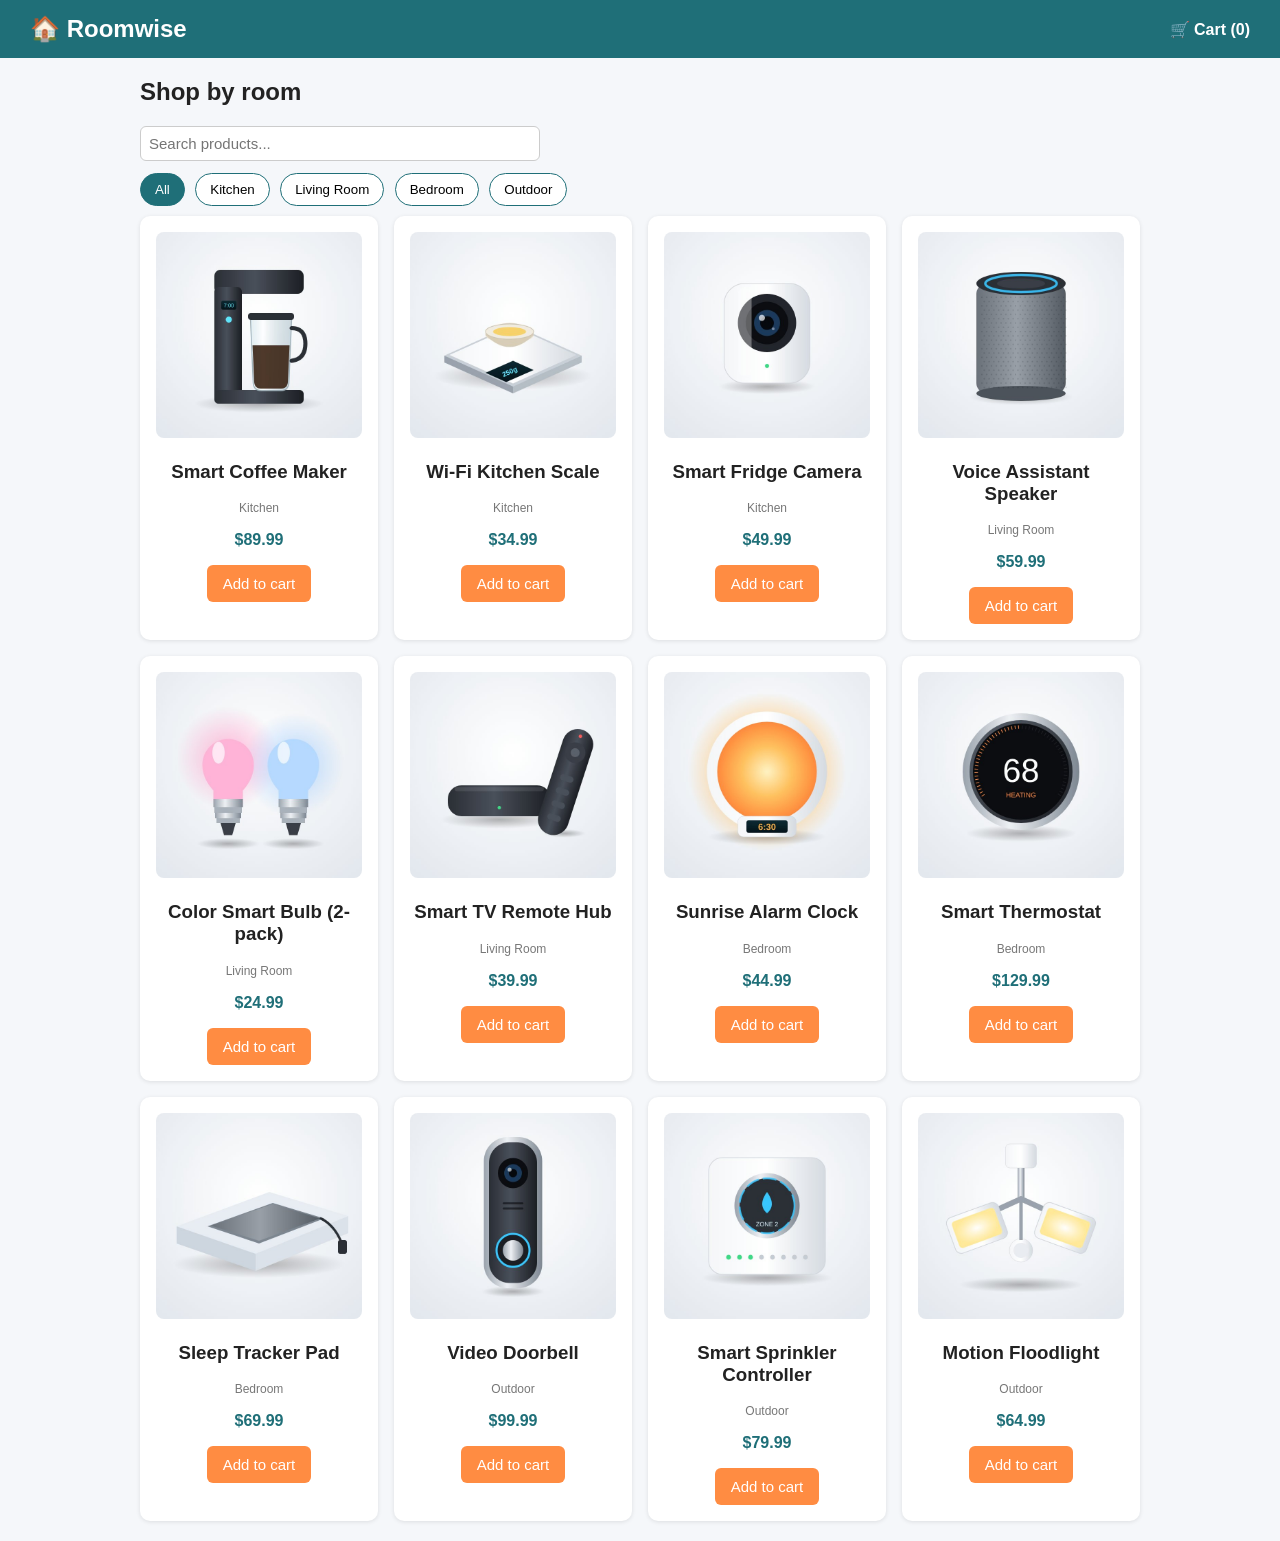
<file: index.html>
<!--
  index.html — the CATALOG page (the home page).
  Shows all products in a grid, with a search bar and buttons to filter by room.
  The search and the room filter work together.
  Clicking a product opens product.html for that item.
-->
<!DOCTYPE html>
<html lang="en">
<head>
  <meta charset="UTF-8">
  <meta name="viewport" content="width=device-width, initial-scale=1.0">
  <title>Roomwise - Smart Home Gadgets</title>
  <link rel="stylesheet" href="style.css">
</head>
<body>
  <header>
    <a href="index.html"><h1>🏠 Roomwise</h1></a>
    <a href="cart.html">🛒 Cart (<span id="cart-count">0</span>)</a>
  </header>

  <main>
    <h2>Shop by room</h2>

    <!-- Search bar. "oninput" runs every time you type a letter,
         so the results update as you type. -->
    <input type="text" id="search" class="search-box"
           placeholder="Search products..." oninput="drawProducts()">

    <!-- Filter buttons. Each one tells the page which room to show. -->
    <div class="filters">
      <button class="active" onclick="pickRoom('all', this)">All</button>
      <button onclick="pickRoom('kitchen', this)">Kitchen</button>
      <button onclick="pickRoom('living room', this)">Living Room</button>
      <button onclick="pickRoom('bedroom', this)">Bedroom</button>
      <button onclick="pickRoom('outdoor', this)">Outdoor</button>
    </div>

    <!-- Product cards (or the "No products found" message) go in here -->
    <div class="grid" id="product-grid"></div>
  </main>

  <script src="products.js"></script>
  <script src="cart.js"></script>
  <script>
    // Remembers which room button is picked right now ("all" at the start).
    let currentRoom = "all";

    // Runs when a room button is clicked.
    function pickRoom(room, button) {
      currentRoom = room;

      // Highlight the button that was clicked
      document.querySelectorAll(".filters button").forEach(function (b) {
        b.classList.remove("active");
      });
      button.classList.add("active");

      drawProducts();
    }

    // Draw the product cards that match BOTH the picked room AND the search text.
    function drawProducts() {
      // Get what the user typed, in lowercase so "Smart" and "smart" both match
      const searchText = document.getElementById("search").value.toLowerCase();

      // Keep only products that pass both checks
      const list = products.filter(function (p) {
        const roomMatches = currentRoom === "all" || p.room === currentRoom;
        const nameMatches = p.name.toLowerCase().includes(searchText);
        return roomMatches && nameMatches;
      });

      const grid = document.getElementById("product-grid");

      // If nothing matches, show a message instead of cards
      if (list.length === 0) {
        grid.innerHTML = '<p class="no-results">No products found.</p>';
        return;
      }

      // Build the HTML for each card
      let html = "";
      list.forEach(function (p) {
        html +=
          '<div class="card">' +
            '<a href="product.html?id=' + p.id + '">' +
              // The product picture (alt text is read by screen readers)
              '<img class="product-img" src="' + p.image + '" alt="' + p.name + '">' +
              '<h3>' + p.name + '</h3>' +
            '</a>' +
            '<div class="room-tag">' + p.room + '</div>' +
            '<p class="price">$' + p.price.toFixed(2) + '</p>' +
            '<button class="btn" onclick="addToCart(' + p.id + ')">Add to cart</button>' +
          '</div>';
      });
      grid.innerHTML = html;
    }

    // Show all products when the page first loads
    drawProducts();
  </script>
</body>
</html>
</file>
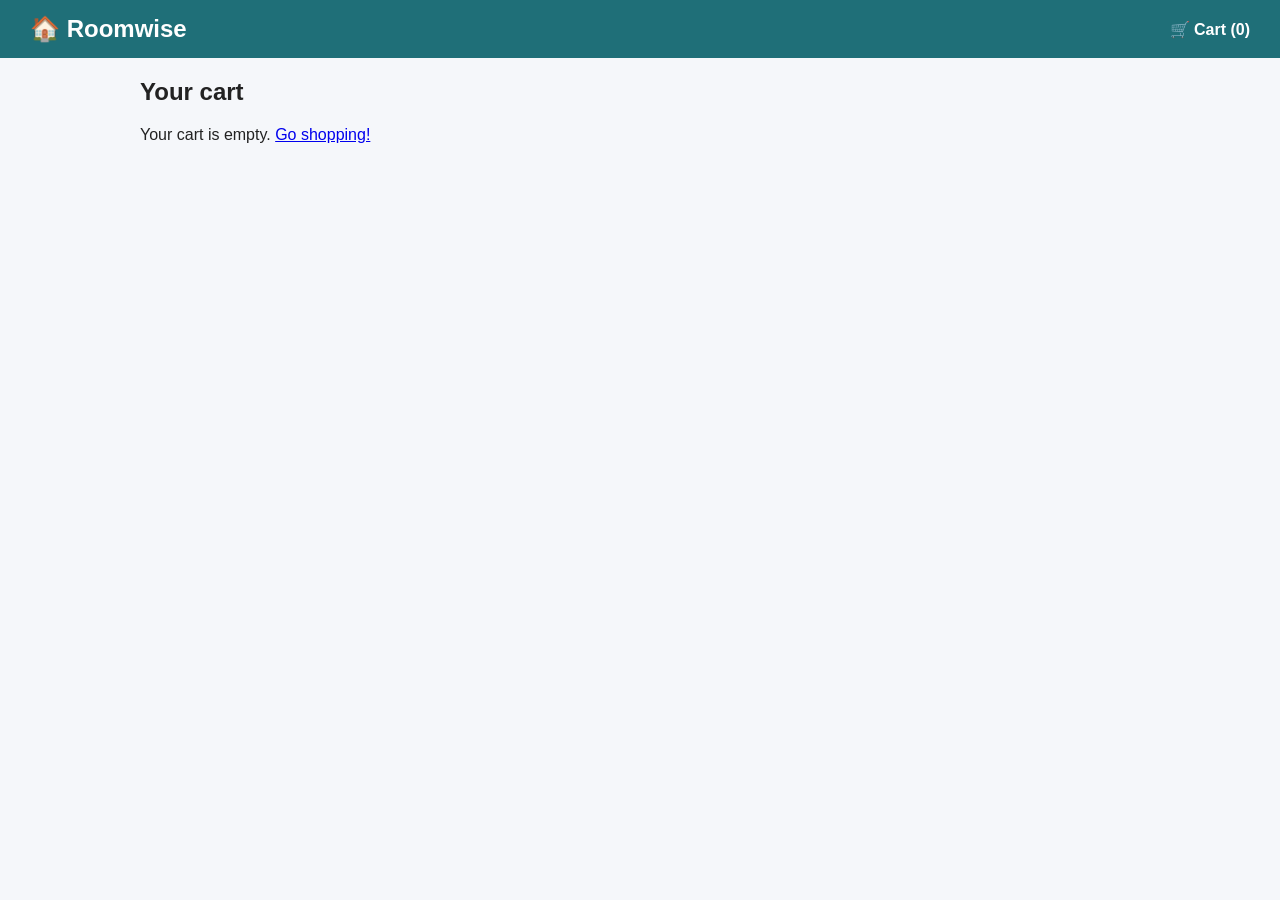
<file: cart.html>
<!--
  cart.html — the SHOPPING CART page.
  Lists every item in the cart. You can change the quantity,
  remove items, see the total, and go to checkout.
-->
<!DOCTYPE html>
<html lang="en">
<head>
  <meta charset="UTF-8">
  <meta name="viewport" content="width=device-width, initial-scale=1.0">
  <title>Your Cart - Roomwise</title>
  <link rel="stylesheet" href="style.css">
</head>
<body>
  <header>
    <a href="index.html"><h1>🏠 Roomwise</h1></a>
    <a href="cart.html">🛒 Cart (<span id="cart-count">0</span>)</a>
  </header>

  <main>
    <h2>Your cart</h2>
    <!-- The cart table gets added in here by JavaScript -->
    <div id="cart-area"></div>
  </main>

  <script src="products.js"></script>
  <script src="cart.js"></script>
  <script>
    // Draw the cart table. We call this again every time something changes.
    function showCart() {
      const cart = getCart();
      const area = document.getElementById("cart-area");

      if (cart.length === 0) {
        area.innerHTML = '<p>Your cart is empty. <a href="index.html">Go shopping!</a></p>';
        return;
      }

      let rows = "";
      cart.forEach(function (item) {
        const p = findProduct(item.id);
        const lineTotal = p.price * item.qty;
        rows +=
          "<tr>" +
            // Small picture next to the product name
            '<td><img class="cart-img" src="' + p.image + '" alt=""> ' + p.name + "</td>" +
            "<td>$" + p.price.toFixed(2) + "</td>" +
            // When the number changes, update the quantity and redraw
            '<td><input type="number" min="0" value="' + item.qty + '" ' +
              'onchange="setQuantity(' + p.id + ', Number(this.value)); showCart();"></td>' +
            "<td>$" + lineTotal.toFixed(2) + "</td>" +
            '<td><button onclick="removeFromCart(' + p.id + '); showCart();">Remove</button></td>' +
          "</tr>";
      });

      area.innerHTML =
        "<table>" +
          "<tr><th>Product</th><th>Price</th><th>Qty</th><th>Subtotal</th><th></th></tr>" +
          rows +
        "</table>" +
        '<p class="total">Total: $' + getCartTotal().toFixed(2) + "</p>" +
        '<a href="checkout.html"><button class="btn">Go to checkout</button></a>';
    }

    showCart();
  </script>
</body>
</html>
</file>
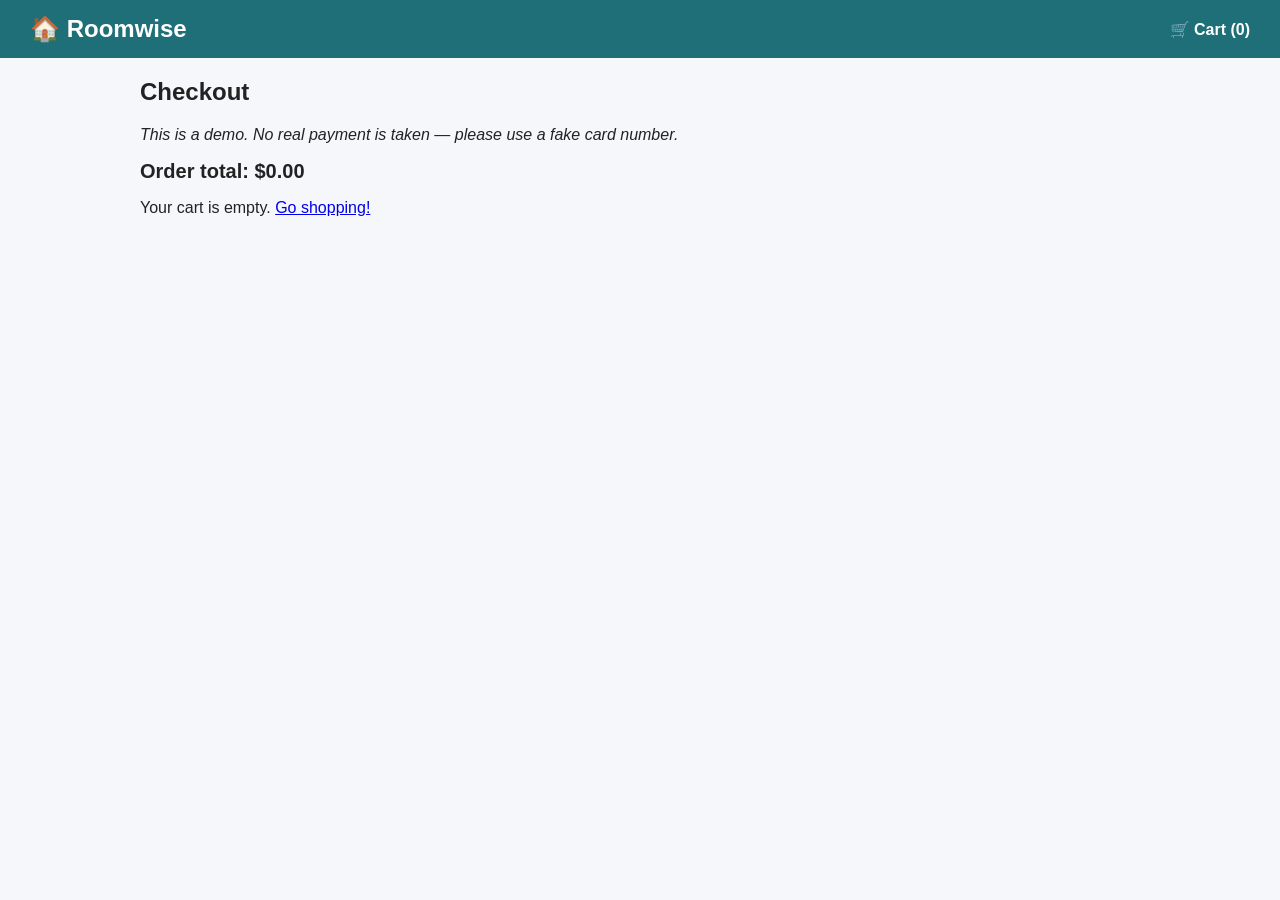
<file: checkout.html>
<!--
  checkout.html — the CHECKOUT SIMULATION page.
  A simple form (name, address, fake card number). NO real payment happens.
  When submitted, it shows an order confirmation and empties the cart.
-->
<!DOCTYPE html>
<html lang="en">
<head>
  <meta charset="UTF-8">
  <meta name="viewport" content="width=device-width, initial-scale=1.0">
  <title>Checkout - Roomwise</title>
  <link rel="stylesheet" href="style.css">
</head>
<body>
  <header>
    <a href="index.html"><h1>🏠 Roomwise</h1></a>
    <a href="cart.html">🛒 Cart (<span id="cart-count">0</span>)</a>
  </header>

  <main>
    <h2>Checkout</h2>
    <p><em>This is a demo. No real payment is taken — please use a fake card number.</em></p>
    <p class="total">Order total: $<span id="order-total">0.00</span></p>

    <!-- "required" makes the browser check each box is filled in.
         The card "pattern" means it must be exactly 16 digits. -->
    <form id="checkout-form">
      <label>Full name
        <input type="text" id="name" required>
      </label>
      <label>Address
        <input type="text" id="address" required>
      </label>
      <label>Card number (fake, 16 digits)
        <input type="text" id="card" required pattern="[0-9]{16}"
               placeholder="1234567812345678">
      </label>
      <br>
      <button type="submit" class="btn">Place order</button>
    </form>

    <!-- The confirmation message appears here after submitting -->
    <div id="message"></div>
  </main>

  <script src="products.js"></script>
  <script src="cart.js"></script>
  <script>
    const form = document.getElementById("checkout-form");
    const message = document.getElementById("message");

    // Show the total at the top of the page
    document.getElementById("order-total").textContent = getCartTotal().toFixed(2);

    // If the cart is empty, hide the form
    if (getCart().length === 0) {
      form.style.display = "none";
      message.innerHTML = '<p>Your cart is empty. <a href="index.html">Go shopping!</a></p>';
    }

    // Runs when the "Place order" button is clicked
    form.addEventListener("submit", function (event) {
      event.preventDefault(); // stop the page from reloading

      const name = document.getElementById("name").value;
      const total = getCartTotal().toFixed(2);
      const orderNumber = Math.floor(Math.random() * 90000) + 10000; // random 5-digit number

      // Empty the cart and hide the form
      saveCart([]);
      form.style.display = "none";

      // Show the confirmation message
      message.innerHTML =
        '<div class="confirmation">' +
          "<h3>✅ Thank you, " + name + "!</h3>" +
          "<p>Your order #" + orderNumber + " for $" + total + " has been placed.</p>" +
          "<p>(This was a simulation — no money was charged.)</p>" +
          '<p><a href="index.html">Keep shopping</a></p>' +
        "</div>";
    });
  </script>
</body>
</html>
</file>
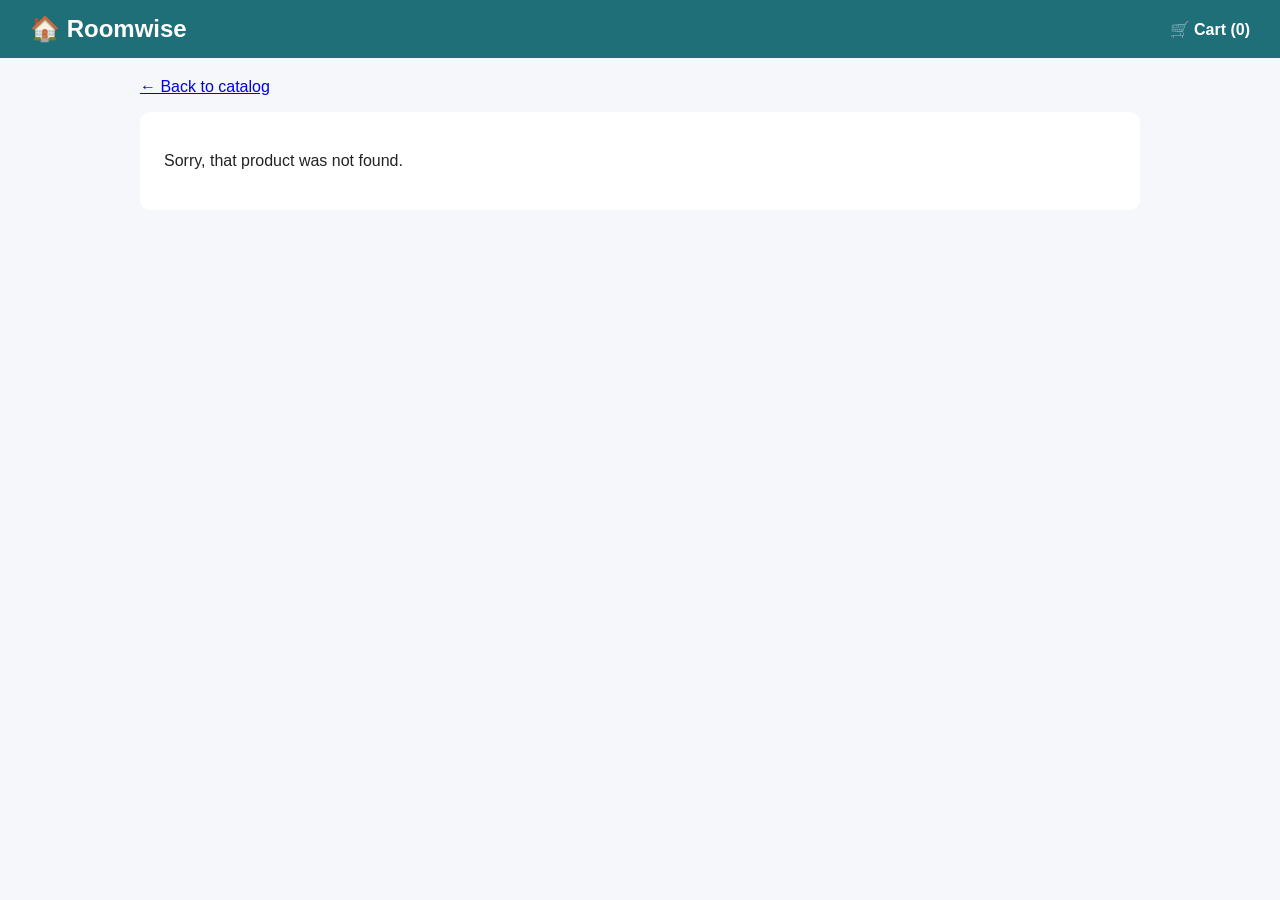
<file: product.html>
<!--
  product.html — the PRODUCT DETAIL page.
  It reads the product id from the web address (for example product.html?id=3)
  and shows that one product's details with an "Add to cart" button.
-->
<!DOCTYPE html>
<html lang="en">
<head>
  <meta charset="UTF-8">
  <meta name="viewport" content="width=device-width, initial-scale=1.0">
  <title>Product - Roomwise</title>
  <link rel="stylesheet" href="style.css">
</head>
<body>
  <header>
    <a href="index.html"><h1>🏠 Roomwise</h1></a>
    <a href="cart.html">🛒 Cart (<span id="cart-count">0</span>)</a>
  </header>

  <main>
    <p><a href="index.html">← Back to catalog</a></p>
    <!-- The product details get added in here by JavaScript -->
    <div class="detail" id="product-detail"></div>
  </main>

  <script src="products.js"></script>
  <script src="cart.js"></script>
  <script>
    // Get the "id" number from the web address
    const params = new URLSearchParams(window.location.search);
    const id = Number(params.get("id"));
    const product = findProduct(id);
    const box = document.getElementById("product-detail");

    if (!product) {
      box.innerHTML = "<p>Sorry, that product was not found.</p>";
    } else {
      document.title = product.name + " - Roomwise";
      box.innerHTML =
        // The big product picture
        '<img class="product-img big" src="' + product.image + '" alt="' + product.name + '">' +
        '<h2>' + product.name + '</h2>' +
        '<p class="room-tag">Room: ' + product.room + '</p>' +
        '<p>' + product.description + '</p>' +
        '<p class="price">$' + product.price.toFixed(2) + '</p>' +
        '<button class="btn" onclick="addToCart(' + product.id + ')">Add to cart</button>';
    }
  </script>
</body>
</html>
</file>
<file: style.css>
/* style.css
   This file controls how every page looks (colors, spacing, layout).
   All four HTML pages link to this one file. */

body {
  font-family: Arial, sans-serif;
  margin: 0;
  background: #f5f7fa;
  color: #222;
}

/* Top bar with the store name and cart link */
header {
  background: #1f6f78;
  color: white;
  padding: 15px 30px;
  display: flex;
  justify-content: space-between;
  align-items: center;
}
header a { color: white; text-decoration: none; font-weight: bold; }
header h1 { margin: 0; font-size: 24px; }

main { max-width: 1000px; margin: 20px auto; padding: 0 16px; }

/* Search bar on the catalog page */
.search-box {
  width: 100%;
  max-width: 400px;
  padding: 10px;
  margin-bottom: 12px;
  border: 1px solid #ccc;
  border-radius: 6px;
  font-size: 15px;
  box-sizing: border-box;
}

/* Message shown when the search finds nothing */
.no-results { color: #777; font-size: 18px; }

/* Room filter buttons */
.filters button {
  margin: 0 6px 10px 0;
  padding: 8px 14px;
  border: 1px solid #1f6f78;
  background: white;
  border-radius: 20px;
  cursor: pointer;
}
.filters button.active { background: #1f6f78; color: white; }

/* Product grid on the catalog page */
.grid {
  display: grid;
  grid-template-columns: repeat(auto-fill, minmax(200px, 1fr));
  gap: 16px;
}
.card {
  background: white;
  border-radius: 10px;
  padding: 16px;
  text-align: center;
  box-shadow: 0 1px 4px rgba(0, 0, 0, 0.1);
}
.card a { color: #222; text-decoration: none; }
/* Product pictures: square, fill the card, rounded corners */
.product-img {
  width: 100%;
  aspect-ratio: 1 / 1;
  object-fit: cover;
  border-radius: 8px;
}
.price { color: #1f6f78; font-weight: bold; }
.room-tag { font-size: 12px; color: #777; text-transform: capitalize; }

/* General buttons */
.btn {
  background: #ff8c42;
  color: white;
  border: none;
  padding: 10px 16px;
  border-radius: 6px;
  cursor: pointer;
  font-size: 15px;
}
.btn:hover { background: #e67a30; }

/* Product detail page */
.detail { background: white; padding: 24px; border-radius: 10px; }
.product-img.big { max-width: 350px; }

/* Cart table */
table { width: 100%; background: white; border-collapse: collapse; }
th, td { padding: 10px; border-bottom: 1px solid #eee; text-align: left; }
input[type="number"] { width: 60px; }
/* Small picture in the cart table */
.cart-img { width: 50px; height: 50px; border-radius: 6px; vertical-align: middle; margin-right: 8px; }
.total { font-size: 20px; font-weight: bold; margin: 16px 0; }

/* Checkout form */
form { background: white; padding: 24px; border-radius: 10px; max-width: 400px; }
label { display: block; margin-top: 12px; }
input[type="text"] { width: 100%; padding: 8px; box-sizing: border-box; }
.confirmation {
  background: #d4edda;
  color: #155724;
  padding: 20px;
  border-radius: 10px;
}
</file>
